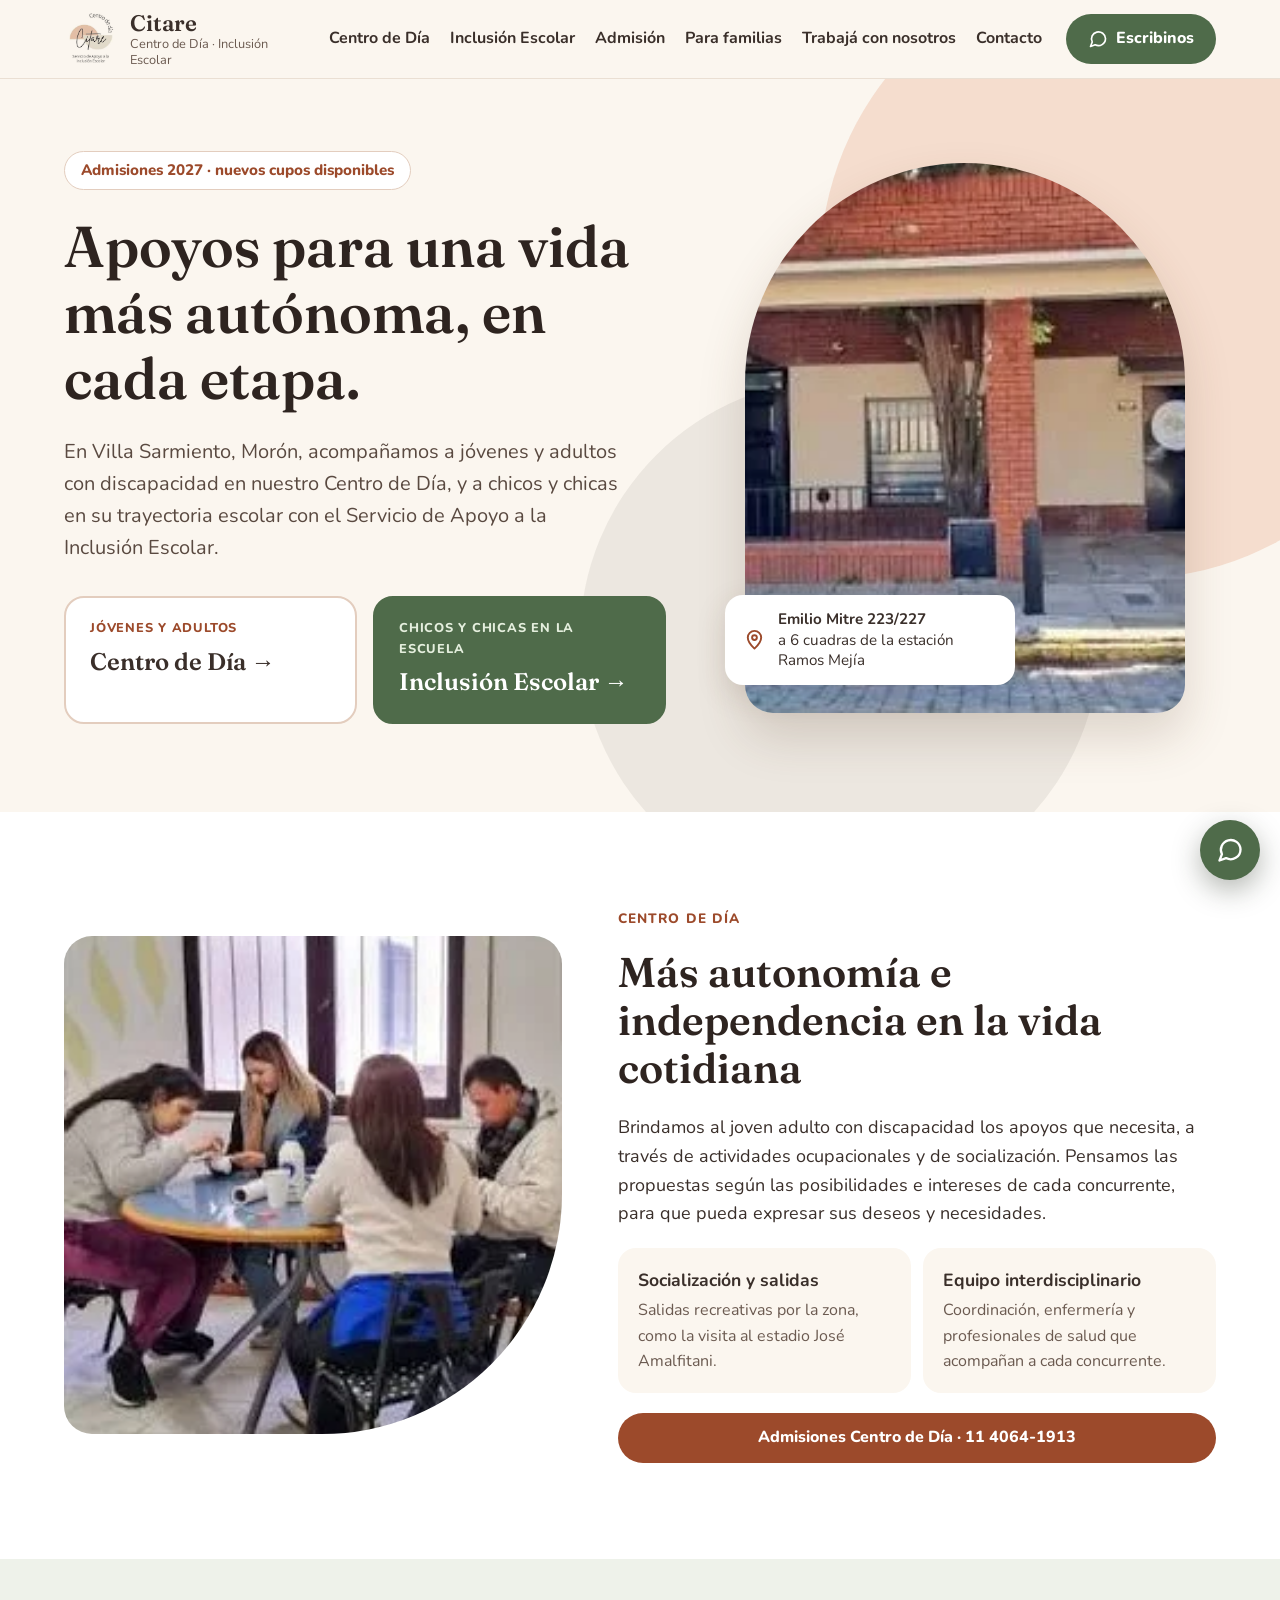
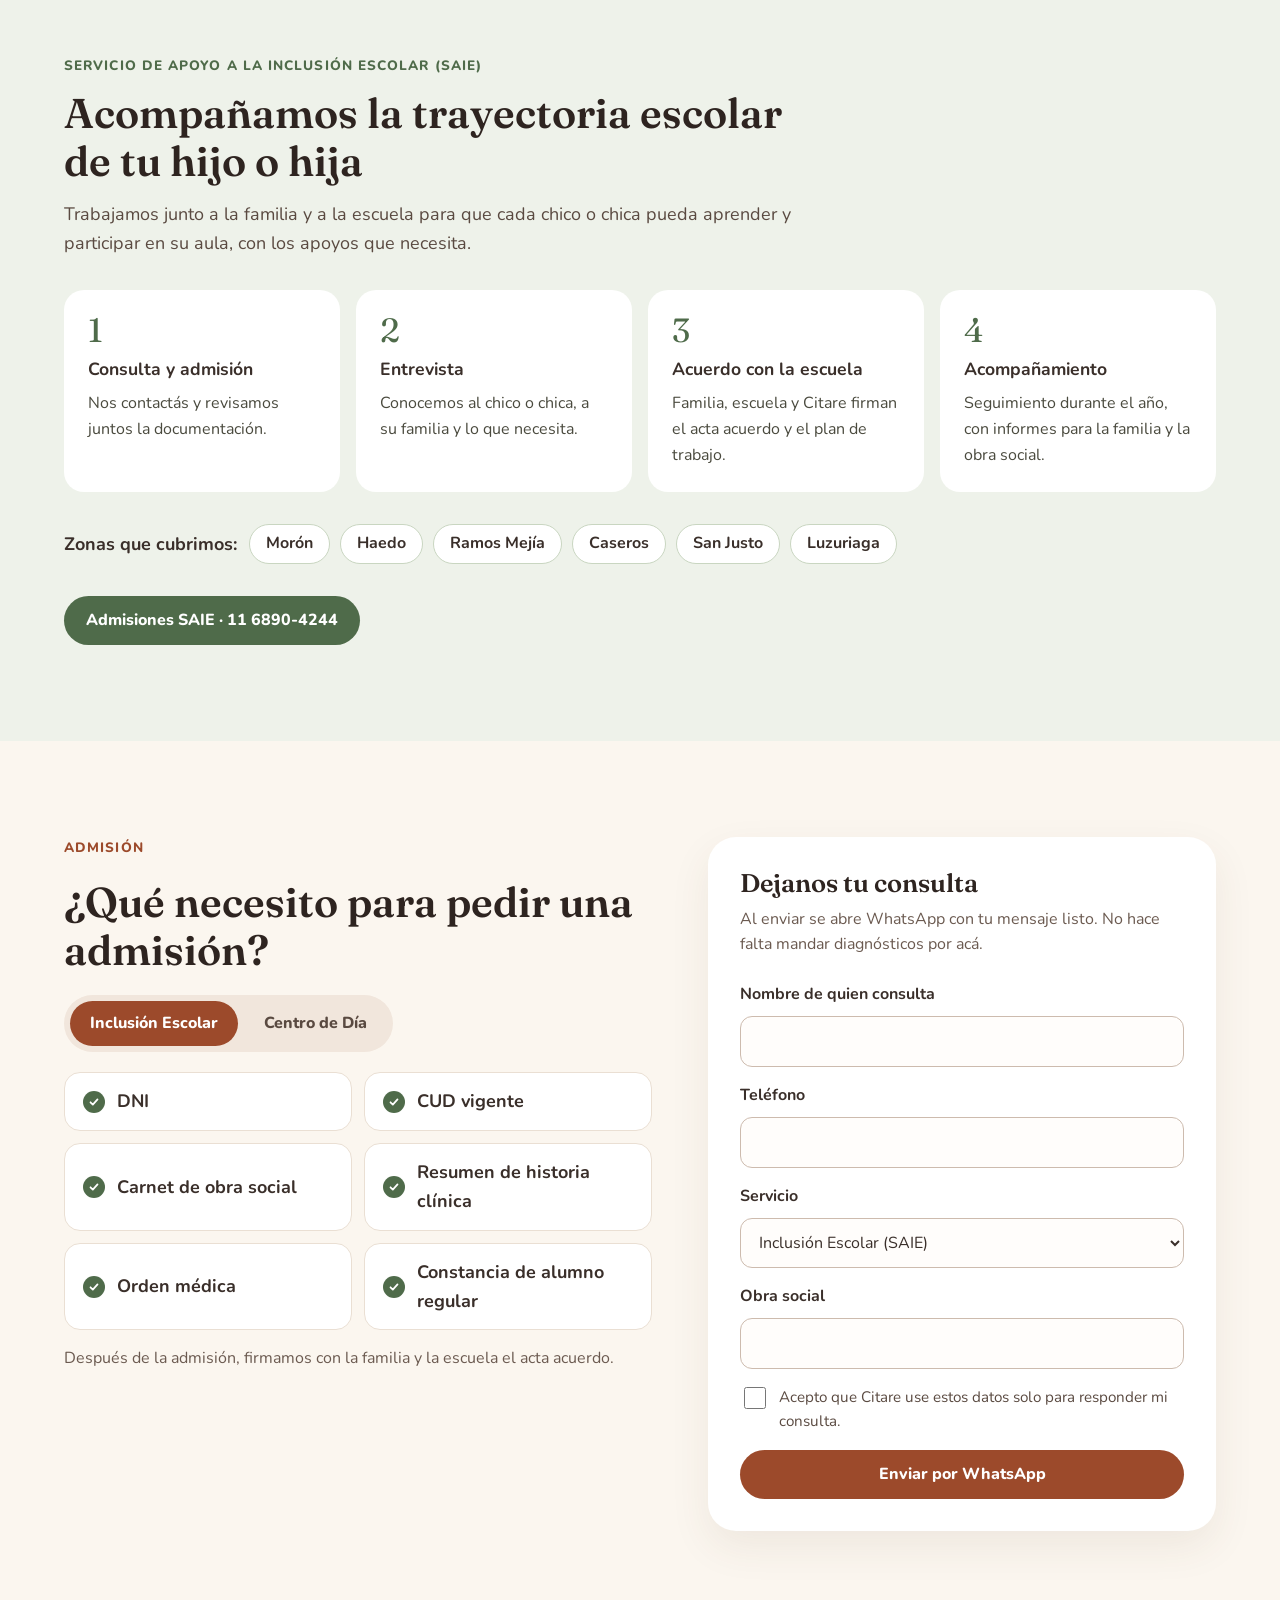
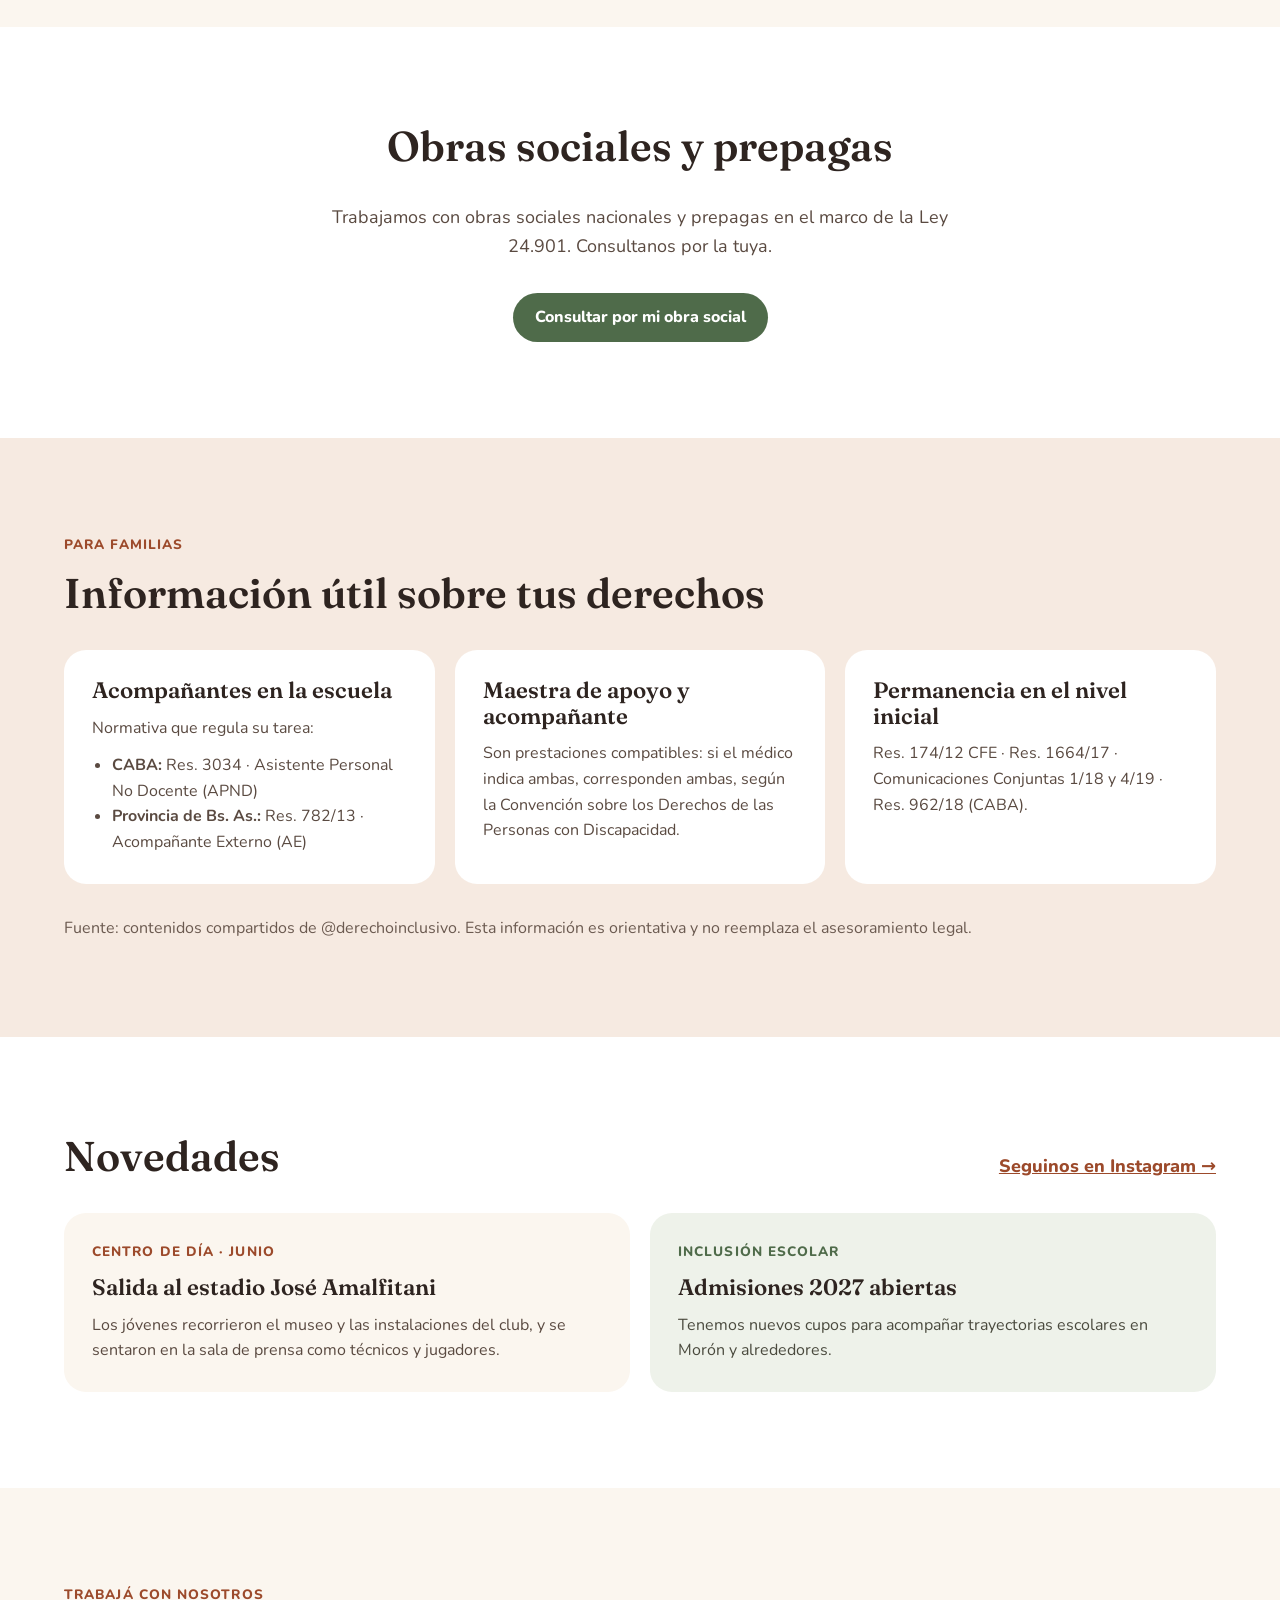
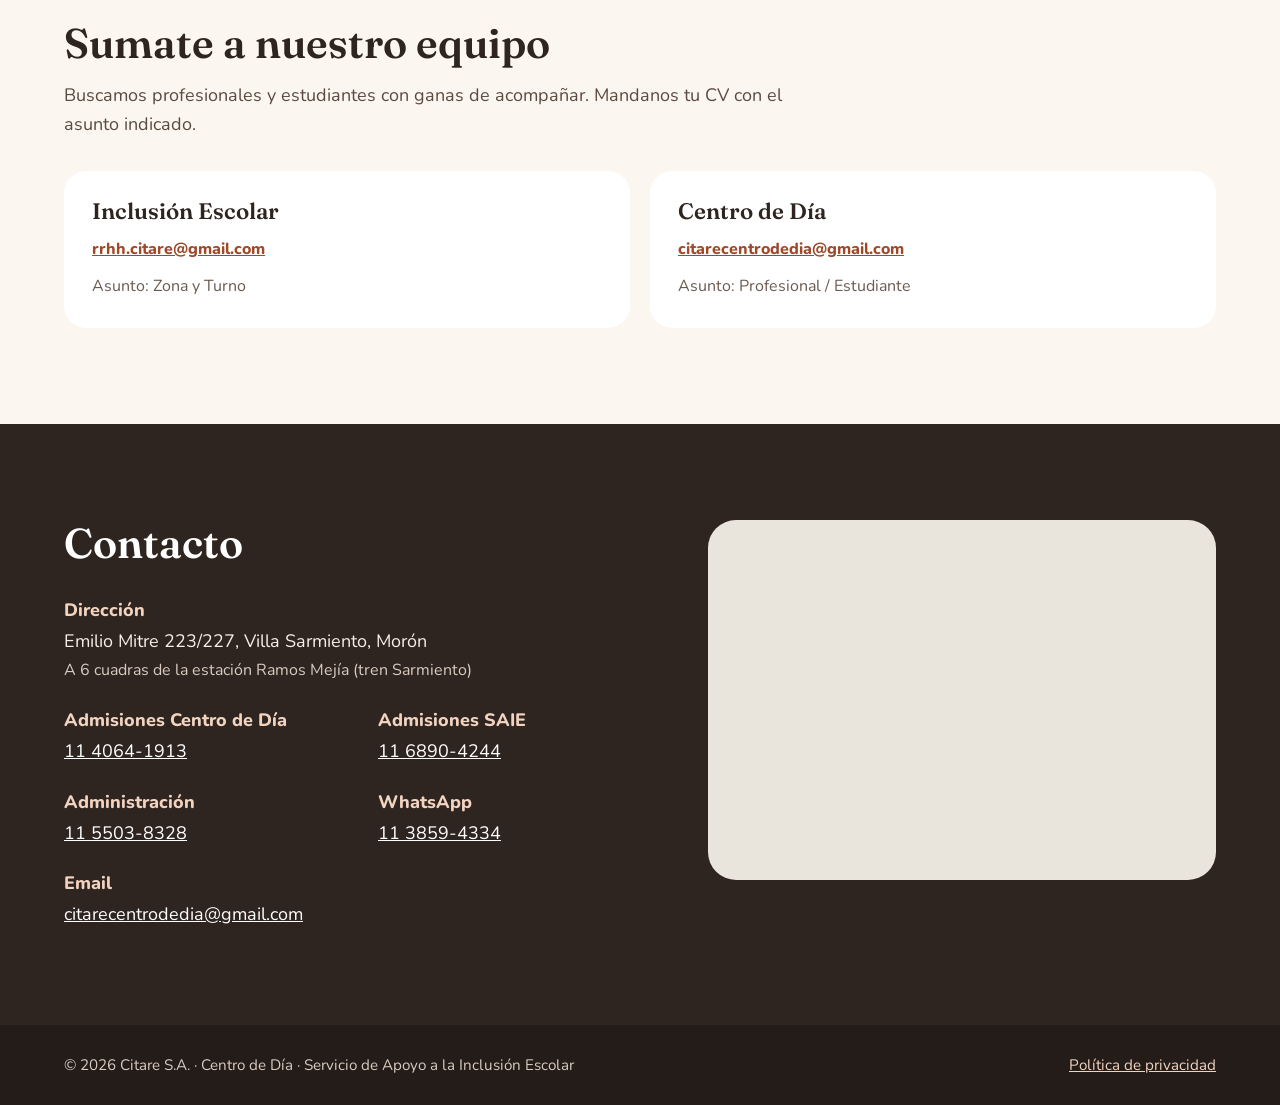
<file: index.html>
<!doctype html>
<html lang="es-AR">
<head>
  <meta charset="utf-8">
  <meta name="viewport" content="width=device-width, initial-scale=1">
  <title>Citare | Centro de Día e Inclusión Escolar en Villa Sarmiento, Morón</title>
  <meta name="description" content="Centro de Día para jóvenes y adultos con discapacidad y Servicio de Apoyo a la Inclusión Escolar (SAIE) en Villa Sarmiento, Morón. Admisiones 2027 abiertas.">
  <meta name="theme-color" content="#FBF6EF">
  <link rel="canonical" href="https://citare.com.ar/">

  <!-- Open Graph: cómo se ve el link al compartirlo por WhatsApp o redes -->
  <meta property="og:type" content="website">
  <meta property="og:locale" content="es_AR">
  <meta property="og:title" content="Citare | Centro de Día e Inclusión Escolar">
  <meta property="og:description" content="Apoyos para una vida más autónoma, en cada etapa. Villa Sarmiento, Morón.">
  <meta property="og:image" content="img/fachada.jpg">

  <link rel="icon" type="image/png" sizes="32x32" href="img/favicon-32.png">
  <link rel="apple-touch-icon" href="img/apple-touch-icon.png">

  <link rel="preconnect" href="https://fonts.googleapis.com">
  <link rel="preconnect" href="https://fonts.gstatic.com" crossorigin>
  <link href="https://fonts.googleapis.com/css2?family=Fraunces:opsz,wght@9..144,400;9..144,600&family=Nunito:wght@400;600;700;800&display=swap" rel="stylesheet">
  <link rel="stylesheet" href="css/styles.css">

  <!-- Datos estructurados para Google (SEO local) -->
  <script type="application/ld+json">
  {
    "@context": "https://schema.org",
    "@type": "MedicalOrganization",
    "name": "Citare – Centro de Día y Servicio de Apoyo a la Inclusión Escolar",
    "legalName": "CITARE S.A.",
    "url": "https://citare.com.ar/",
    "logo": "https://citare.com.ar/img/logo.png",
    "image": "https://citare.com.ar/img/fachada.jpg",
    "email": "citarecentrodedia@gmail.com",
    "telephone": "+54 11 5503-8328",
    "address": {
      "@type": "PostalAddress",
      "streetAddress": "Emilio Mitre 223",
      "addressLocality": "Villa Sarmiento",
      "addressRegion": "Buenos Aires",
      "postalCode": "1706",
      "addressCountry": "AR"
    },
    "areaServed": ["Morón", "Haedo", "Ramos Mejía", "Caseros", "San Justo", "Luzuriaga"],
    "sameAs": [
      "https://www.instagram.com/citarecentrodedia/",
      "https://www.facebook.com/citare.cdd/"
    ]
  }
  </script>
</head>
<body>
  <a class="skip-link" href="#contenido">Saltar al contenido</a>

  <!-- ============ Encabezado ============ -->
  <header class="site-header">
    <div class="container header-inner">
      <a href="#inicio" class="brand">
        <picture>
          <source srcset="img/logo.webp" type="image/webp">
          <img src="img/logo.png" alt="" width="56" height="61">
        </picture>
        <span class="brand-text">
          <span class="brand-name">Citare</span>
          <span class="brand-sub">Centro de Día · Inclusión Escolar</span>
        </span>
      </a>

      <button class="nav-toggle" type="button" aria-expanded="false" aria-controls="menu-principal">
        <svg aria-hidden="true" width="24" height="24" viewBox="0 0 24 24" fill="none" stroke="currentColor" stroke-width="2" stroke-linecap="round"><path d="M4 7h16M4 12h16M4 17h16"/></svg>
        <span class="visually-hidden">Abrir menú</span>
      </button>

      <nav id="menu-principal" class="main-nav" aria-label="Principal">
        <a href="#centro-de-dia">Centro de Día</a>
        <a href="#saie">Inclusión Escolar</a>
        <a href="#admision">Admisión</a>
        <a href="#familias">Para familias</a>
        <a href="#trabaja">Trabajá con nosotros</a>
        <a href="#contacto">Contacto</a>
      </nav>

      <a class="btn btn-sage btn-header" href="https://api.whatsapp.com/message/SIRK23LDVTLTC1" target="_blank" rel="noopener">
        <svg aria-hidden="true" width="20" height="20" viewBox="0 0 24 24" fill="none" stroke="currentColor" stroke-width="2" stroke-linecap="round" stroke-linejoin="round"><path d="M21 11.5a8.4 8.4 0 0 1-12.4 7.4L3 21l2.1-5.4A8.4 8.4 0 1 1 21 11.5z"/></svg>
        Escribinos
      </a>
    </div>
  </header>

  <main id="contenido">
    <!-- ============ Hero ============ -->
    <section id="inicio" class="hero">
      <div class="hero-bg" aria-hidden="true"><span class="circle circle-peach"></span><span class="circle circle-sand"></span></div>
      <div class="container hero-inner">
        <div class="hero-copy">
          <span class="pill">Admisiones 2027 · nuevos cupos disponibles</span>
          <h1>Apoyos para una vida más autónoma, en cada etapa.</h1>
          <p class="lead">En Villa Sarmiento, Morón, acompañamos a jóvenes y adultos con discapacidad en nuestro Centro de Día, y a chicos y chicas en su trayectoria escolar con el Servicio de Apoyo a la Inclusión Escolar.</p>
          <div class="service-cards">
            <a href="#centro-de-dia" class="service-card">
              <span class="eyebrow">Jóvenes y adultos</span>
              <span class="service-title">Centro de Día →</span>
            </a>
            <a href="#saie" class="service-card service-card--sage">
              <span class="eyebrow">Chicos y chicas en la escuela</span>
              <span class="service-title">Inclusión Escolar →</span>
            </a>
          </div>
        </div>
        <div class="hero-media">
          <picture>
            <source srcset="img/fachada.webp" type="image/webp">
            <img src="img/fachada.jpg" alt="Frente de ladrillo de Citare sobre la calle Emilio Mitre, Villa Sarmiento" width="202" height="230" class="hero-photo">
          </picture>
          <div class="location-badge">
            <svg aria-hidden="true" width="28" height="28" viewBox="0 0 24 24" fill="none" stroke="currentColor" stroke-width="2" stroke-linecap="round" stroke-linejoin="round"><path d="M12 21s-7-6.2-7-11.5A7 7 0 0 1 19 9.5C19 14.8 12 21 12 21z"/><circle cx="12" cy="9.5" r="2.5"/></svg>
            <span><strong>Emilio Mitre 223/227</strong><br>a 6 cuadras de la estación Ramos Mejía</span>
          </div>
        </div>
      </div>
    </section>

    <!-- ============ Centro de Día ============ -->
    <section id="centro-de-dia" class="section section--white">
      <div class="container split">
        <div class="split-media">
          <picture>
            <source srcset="img/actividad.webp" type="image/webp">
            <img src="img/actividad.jpg" alt="Concurrentes compartiendo una actividad alrededor de una mesa en el Centro de Día" width="220" height="240" loading="lazy" class="photo-leaf">
          </picture>
        </div>
        <div class="split-copy">
          <span class="eyebrow">Centro de Día</span>
          <h2>Más autonomía e independencia en la vida cotidiana</h2>
          <p>Brindamos al joven adulto con discapacidad los apoyos que necesita, a través de actividades ocupacionales y de socialización. Pensamos las propuestas según las posibilidades e intereses de cada concurrente, para que pueda expresar sus deseos y necesidades.</p>
          <div class="feature-grid">
            <div class="feature"><strong>Socialización y salidas</strong><span>Salidas recreativas por la zona, como la visita al estadio José Amalfitani.</span></div>
            <div class="feature"><strong>Equipo interdisciplinario</strong><span>Coordinación, enfermería y profesionales de salud que acompañan a cada concurrente.</span></div>
          </div>
          <a class="btn btn-terracotta" href="tel:+541140641913">Admisiones Centro de Día · 11 4064-1913</a>
        </div>
      </div>
    </section>

    <!-- ============ SAIE ============ -->
    <section id="saie" class="section section--sage">
      <div class="container stack">
        <header class="section-head">
          <span class="eyebrow eyebrow--sage">Servicio de Apoyo a la Inclusión Escolar (SAIE)</span>
          <h2>Acompañamos la trayectoria escolar de tu hijo o hija</h2>
          <p>Trabajamos junto a la familia y a la escuela para que cada chico o chica pueda aprender y participar en su aula, con los apoyos que necesita.</p>
        </header>
        <ol class="steps">
          <li class="step"><strong>Consulta y admisión</strong><span>Nos contactás y revisamos juntos la documentación.</span></li>
          <li class="step"><strong>Entrevista</strong><span>Conocemos al chico o chica, a su familia y lo que necesita.</span></li>
          <li class="step"><strong>Acuerdo con la escuela</strong><span>Familia, escuela y Citare firman el acta acuerdo y el plan de trabajo.</span></li>
          <li class="step"><strong>Acompañamiento</strong><span>Seguimiento durante el año, con informes para la familia y la obra social.</span></li>
        </ol>
        <div class="zones">
          <strong>Zonas que cubrimos:</strong>
          <ul class="chips">
            <li>Morón</li><li>Haedo</li><li>Ramos Mejía</li><li>Caseros</li><li>San Justo</li><li>Luzuriaga</li>
          </ul>
        </div>
        <div><a class="btn btn-sage" href="tel:+541168904244">Admisiones SAIE · 11 6890-4244</a></div>
      </div>
    </section>

    <!-- ============ Admisión ============ -->
    <section id="admision" class="section">
      <div class="container split split--top">
        <div class="split-copy">
          <span class="eyebrow">Admisión</span>
          <h2>¿Qué necesito para pedir una admisión?</h2>

          <div class="tabs" role="tablist" aria-label="Elegí el servicio">
            <button type="button" role="tab" id="tab-saie" aria-controls="panel-saie" aria-selected="true">Inclusión Escolar</button>
            <button type="button" role="tab" id="tab-cd" aria-controls="panel-cd" aria-selected="false" tabindex="-1">Centro de Día</button>
          </div>

          <div role="tabpanel" id="panel-saie" aria-labelledby="tab-saie" class="tab-panel">
            <ul class="checklist">
              <li>DNI</li>
              <li>CUD vigente</li>
              <li>Carnet de obra social</li>
              <li>Resumen de historia clínica</li>
              <li>Orden médica</li>
              <li>Constancia de alumno regular</li>
            </ul>
            <p class="meta">Después de la admisión, firmamos con la familia y la escuela el acta acuerdo.</p>
          </div>

          <div role="tabpanel" id="panel-cd" aria-labelledby="tab-cd" class="tab-panel" hidden>
            <ul class="checklist">
              <li>DNI</li>
              <li>CUD vigente</li>
              <li>Carnet de obra social</li>
              <li>Resumen de historia clínica</li>
              <li>Orden médica (Centro de Día)</li>
            </ul>
            <p class="meta">El equipo te orienta con la documentación que pide tu obra social.</p>
          </div>
        </div>

        <!-- El formulario arma un mensaje y abre WhatsApp: funciona sin servidor -->
        <form id="form-consulta" class="card form" novalidate>
          <h3>Dejanos tu consulta</h3>
          <p class="meta">Al enviar se abre WhatsApp con tu mensaje listo. No hace falta mandar diagnósticos por acá.</p>

          <label for="f-nombre">Nombre de quien consulta</label>
          <input id="f-nombre" name="nombre" type="text" autocomplete="name" required>

          <label for="f-tel">Teléfono</label>
          <input id="f-tel" name="telefono" type="tel" autocomplete="tel" inputmode="tel" required>

          <label for="f-servicio">Servicio</label>
          <select id="f-servicio" name="servicio">
            <option>Inclusión Escolar (SAIE)</option>
            <option>Centro de Día</option>
            <option>Todavía no sé</option>
          </select>

          <label for="f-os">Obra social</label>
          <input id="f-os" name="obraSocial" type="text">

          <label class="consent" for="f-consent">
            <input id="f-consent" name="consentimiento" type="checkbox" required>
            <span>Acepto que Citare use estos datos solo para responder mi consulta.</span>
          </label>

          <p class="form-error" role="alert" hidden></p>
          <button type="submit" class="btn btn-terracotta btn-block">Enviar por WhatsApp</button>
        </form>
      </div>
    </section>

    <!-- ============ Obras sociales ============ -->
    <section class="section section--white" aria-labelledby="os-titulo">
      <div class="container center stack">
        <h2 id="os-titulo">Obras sociales y prepagas</h2>
        <p class="narrow">Trabajamos con obras sociales nacionales y prepagas en el marco de la Ley 24.901. Consultanos por la tuya.</p>
        <a class="btn btn-sage" href="https://api.whatsapp.com/message/SIRK23LDVTLTC1" target="_blank" rel="noopener">Consultar por mi obra social</a>
      </div>
    </section>

    <!-- ============ Para familias ============ -->
    <section id="familias" class="section section--peach">
      <div class="container stack">
        <header class="section-head">
          <span class="eyebrow">Para familias</span>
          <h2>Información útil sobre tus derechos</h2>
        </header>
        <div class="card-grid">
          <article class="card">
            <h3>Acompañantes en la escuela</h3>
            <p>Normativa que regula su tarea:</p>
            <ul>
              <li><strong>CABA:</strong> Res. 3034 · Asistente Personal No Docente (APND)</li>
              <li><strong>Provincia de Bs. As.:</strong> Res. 782/13 · Acompañante Externo (AE)</li>
            </ul>
          </article>
          <article class="card">
            <h3>Maestra de apoyo y acompañante</h3>
            <p>Son prestaciones compatibles: si el médico indica ambas, corresponden ambas, según la Convención sobre los Derechos de las Personas con Discapacidad.</p>
          </article>
          <article class="card">
            <h3>Permanencia en el nivel inicial</h3>
            <p>Res. 174/12 CFE · Res. 1664/17 · Comunicaciones Conjuntas 1/18 y 4/19 · Res. 962/18 (CABA).</p>
          </article>
        </div>
        <p class="meta">Fuente: contenidos compartidos de @derechoinclusivo. Esta información es orientativa y no reemplaza el asesoramiento legal.</p>
      </div>
    </section>

    <!-- ============ Novedades ============ -->
    <section class="section section--white" aria-labelledby="nov-titulo">
      <div class="container stack">
        <div class="row-between">
          <h2 id="nov-titulo">Novedades</h2>
          <a href="https://www.instagram.com/citarecentrodedia/" target="_blank" rel="noopener" class="link-strong">Seguinos en Instagram →</a>
        </div>
        <div class="card-grid card-grid--2">
          <article class="card card--cream">
            <span class="eyebrow">Centro de Día · junio</span>
            <h3>Salida al estadio José Amalfitani</h3>
            <p>Los jóvenes recorrieron el museo y las instalaciones del club, y se sentaron en la sala de prensa como técnicos y jugadores.</p>
          </article>
          <article class="card card--sage">
            <span class="eyebrow eyebrow--sage">Inclusión Escolar</span>
            <h3>Admisiones 2027 abiertas</h3>
            <p>Tenemos nuevos cupos para acompañar trayectorias escolares en Morón y alrededores.</p>
          </article>
        </div>
      </div>
    </section>

    <!-- ============ Trabajá con nosotros ============ -->
    <section id="trabaja" class="section">
      <div class="container stack">
        <header class="section-head">
          <span class="eyebrow">Trabajá con nosotros</span>
          <h2>Sumate a nuestro equipo</h2>
          <p>Buscamos profesionales y estudiantes con ganas de acompañar. Mandanos tu CV con el asunto indicado.</p>
        </header>
        <div class="card-grid">
          <div class="card">
            <h3>Inclusión Escolar</h3>
            <a class="link-strong break" href="mailto:rrhh.citare@gmail.com?subject=Zona%20y%20Turno">rrhh.citare@gmail.com</a>
            <p class="meta">Asunto: Zona y Turno</p>
          </div>
          <div class="card">
            <h3>Centro de Día</h3>
            <a class="link-strong break" href="mailto:citarecentrodedia@gmail.com?subject=Profesional%2FEstudiante">citarecentrodedia@gmail.com</a>
            <p class="meta">Asunto: Profesional / Estudiante</p>
          </div>
        </div>
      </div>
    </section>

    <!-- ============ Contacto ============ -->
    <section id="contacto" class="section section--dark">
      <div class="container split split--top">
        <div class="split-copy">
          <h2>Contacto</h2>
          <dl class="contact-list">
            <div class="contact-item contact-item--wide">
              <dt>Dirección</dt>
              <dd>Emilio Mitre 223/227, Villa Sarmiento, Morón<br><span class="muted">A 6 cuadras de la estación Ramos Mejía (tren Sarmiento)</span></dd>
            </div>
            <div class="contact-item"><dt>Admisiones Centro de Día</dt><dd><a href="tel:+541140641913">11 4064-1913</a></dd></div>
            <div class="contact-item"><dt>Admisiones SAIE</dt><dd><a href="tel:+541168904244">11 6890-4244</a></dd></div>
            <div class="contact-item"><dt>Administración</dt><dd><a href="tel:+541155038328">11 5503-8328</a></dd></div>
            <div class="contact-item"><dt>WhatsApp</dt><dd><a href="https://api.whatsapp.com/message/SIRK23LDVTLTC1" target="_blank" rel="noopener">11 3859-4334</a></dd></div>
            <div class="contact-item contact-item--wide"><dt>Email</dt><dd><a class="break" href="mailto:citarecentrodedia@gmail.com">citarecentrodedia@gmail.com</a></dd></div>
          </dl>
        </div>
        <div class="map">
          <iframe
            title="Mapa de ubicación de Citare en Emilio Mitre 223, Villa Sarmiento"
            src="https://www.google.com/maps?q=Emilio+Mitre+223,+Villa+Sarmiento,+Buenos+Aires&output=embed"
            loading="lazy"
            referrerpolicy="no-referrer-when-downgrade"></iframe>
        </div>
      </div>
    </section>
  </main>

  <footer class="site-footer">
    <div class="container footer-inner">
      <span>© <span id="year">2026</span> Citare S.A. · Centro de Día · Servicio de Apoyo a la Inclusión Escolar</span>
      <a href="privacidad.html">Política de privacidad</a>
    </div>
  </footer>

  <a class="wa-float" href="https://api.whatsapp.com/message/SIRK23LDVTLTC1" target="_blank" rel="noopener" aria-label="Escribinos por WhatsApp">
    <svg aria-hidden="true" width="28" height="28" viewBox="0 0 24 24" fill="none" stroke="currentColor" stroke-width="2" stroke-linecap="round" stroke-linejoin="round"><path d="M21 11.5a8.4 8.4 0 0 1-12.4 7.4L3 21l2.1-5.4A8.4 8.4 0 1 1 21 11.5z"/></svg>
  </a>

  <script src="js/main.js" defer></script>
</body>
</html>
</file>
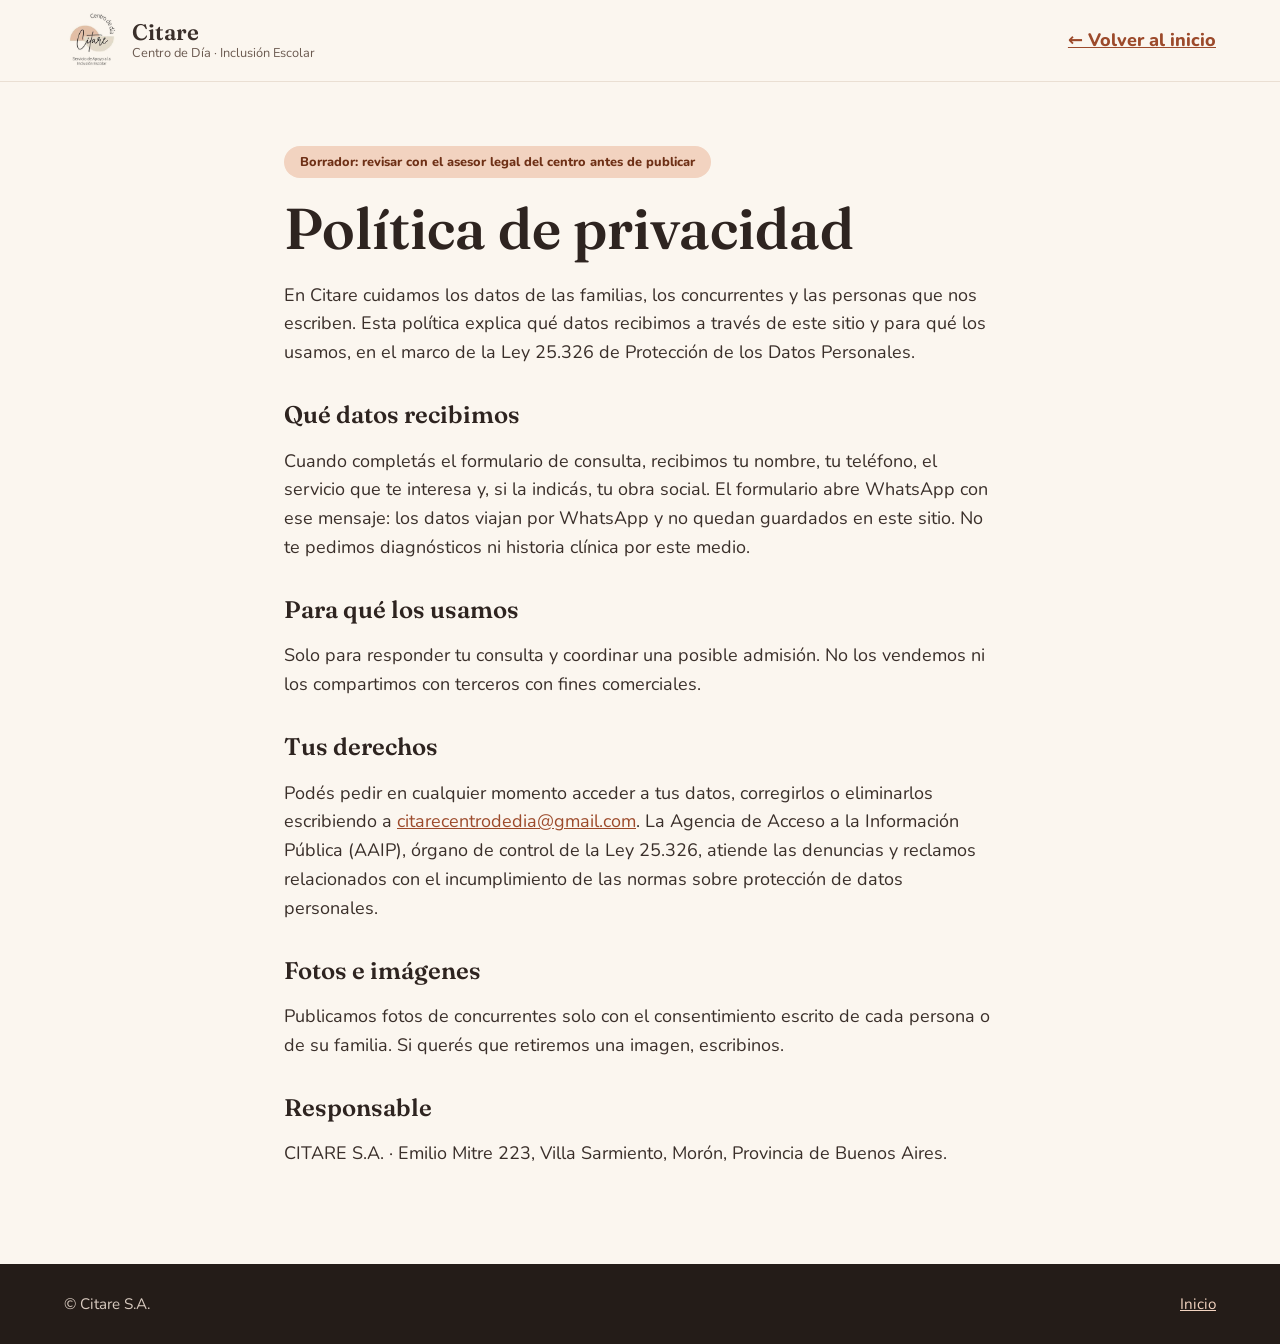
<file: privacidad.html>
<!doctype html>
<html lang="es-AR">
<head>
  <meta charset="utf-8">
  <meta name="viewport" content="width=device-width, initial-scale=1">
  <title>Política de privacidad | Citare</title>
  <meta name="description" content="Cómo Citare trata los datos personales que recibe a través de este sitio.">
  <meta name="robots" content="noindex">
  <link rel="icon" type="image/png" sizes="32x32" href="img/favicon-32.png">
  <link rel="preconnect" href="https://fonts.googleapis.com">
  <link rel="preconnect" href="https://fonts.gstatic.com" crossorigin>
  <link href="https://fonts.googleapis.com/css2?family=Fraunces:opsz,wght@9..144,600&family=Nunito:wght@400;700;800&display=swap" rel="stylesheet">
  <link rel="stylesheet" href="css/styles.css">
</head>
<body>
  <header class="site-header">
    <div class="container header-inner">
      <a href="index.html" class="brand">
        <img src="img/logo.png" alt="" width="56" height="61">
        <span class="brand-text"><span class="brand-name">Citare</span><span class="brand-sub">Centro de Día · Inclusión Escolar</span></span>
      </a>
      <a href="index.html" class="link-strong">← Volver al inicio</a>
    </div>
  </header>

  <main class="container legal">
    <p class="pill pill--peach">Borrador: revisar con el asesor legal del centro antes de publicar</p>
    <h1>Política de privacidad</h1>
    <p>En Citare cuidamos los datos de las familias, los concurrentes y las personas que nos escriben. Esta política explica qué datos recibimos a través de este sitio y para qué los usamos, en el marco de la Ley 25.326 de Protección de los Datos Personales.</p>

    <h2>Qué datos recibimos</h2>
    <p>Cuando completás el formulario de consulta, recibimos tu nombre, tu teléfono, el servicio que te interesa y, si la indicás, tu obra social. El formulario abre WhatsApp con ese mensaje: los datos viajan por WhatsApp y no quedan guardados en este sitio. No te pedimos diagnósticos ni historia clínica por este medio.</p>

    <h2>Para qué los usamos</h2>
    <p>Solo para responder tu consulta y coordinar una posible admisión. No los vendemos ni los compartimos con terceros con fines comerciales.</p>

    <h2>Tus derechos</h2>
    <p>Podés pedir en cualquier momento acceder a tus datos, corregirlos o eliminarlos escribiendo a <a href="mailto:citarecentrodedia@gmail.com">citarecentrodedia@gmail.com</a>. La Agencia de Acceso a la Información Pública (AAIP), órgano de control de la Ley 25.326, atiende las denuncias y reclamos relacionados con el incumplimiento de las normas sobre protección de datos personales.</p>

    <h2>Fotos e imágenes</h2>
    <p>Publicamos fotos de concurrentes solo con el consentimiento escrito de cada persona o de su familia. Si querés que retiremos una imagen, escribinos.</p>

    <h2>Responsable</h2>
    <p>CITARE S.A. · Emilio Mitre 223, Villa Sarmiento, Morón, Provincia de Buenos Aires.</p>
  </main>

  <footer class="site-footer">
    <div class="container footer-inner"><span>© Citare S.A.</span><a href="index.html">Inicio</a></div>
  </footer>
</body>
</html>
</file>
<file: css/styles.css>
/* =========================================================
   Citare – estilos del sitio
   Paleta tomada del logo y del flyer "Admisiones 2027".
   Todos los pares texto/fondo verificados con contraste AA.
   ========================================================= */

:root {
  /* Fondos */
  --cream: #FBF6EF;
  --white: #FFFFFF;
  --peach-bg: #F6EAE1;
  --sage-bg: #EEF2EA;
  --sand: #E9E4DC;
  --peach: #F2D3C0;

  /* Texto */
  --ink: #2E2420;
  --text: #3A2F2A;
  --text-soft: #5A4A41;
  --text-muted: #6B5A50;

  /* Acentos */
  --terracotta: #9C4A2B;
  --terracotta-dark: #6E3016;
  --sage: #4F6B4A;
  --sage-dark: #3B5237;

  /* Bordes */
  --line: #EADFD3;
  --line-strong: #CDBBAE;

  --radius: 22px;
  --radius-lg: 28px;
  --shadow: 0 16px 40px rgba(90, 60, 40, 0.08);
  --font-body: "Nunito", system-ui, sans-serif;
  --font-display: "Fraunces", Georgia, serif;
}

*, *::before, *::after { box-sizing: border-box; }

html { scroll-behavior: smooth; scroll-padding-top: 96px; }
@media (prefers-reduced-motion: reduce) { html { scroll-behavior: auto; } }

body {
  margin: 0;
  background: var(--cream);
  color: var(--text);
  font-family: var(--font-body);
  font-size: 1.125rem;
  line-height: 1.6;
}

img { max-width: 100%; height: auto; display: block; }

h1, h2, h3 {
  font-family: var(--font-display);
  font-weight: 600;
  color: var(--ink);
  line-height: 1.15;
  margin: 0;
}
h1 { font-size: clamp(2.25rem, 5vw, 3.6rem); }
h2 { font-size: clamp(1.9rem, 3.6vw, 2.6rem); }
h3 { font-size: 1.4rem; }
p { margin: 0; }

a { color: var(--terracotta); }
a:hover { color: var(--terracotta-dark); }
a:focus-visible, button:focus-visible, input:focus-visible,
select:focus-visible, textarea:focus-visible {
  outline: 3px solid var(--sage);
  outline-offset: 3px;
}

.visually-hidden {
  position: absolute; width: 1px; height: 1px; padding: 0; margin: -1px;
  overflow: hidden; clip: rect(0 0 0 0); white-space: nowrap; border: 0;
}
.skip-link {
  position: absolute; left: 16px; top: -60px; z-index: 100;
  background: var(--ink); color: var(--white); padding: 12px 18px; border-radius: 12px;
}
.skip-link:focus { top: 12px; color: var(--white); }

/* Marca visual para los datos que faltan confirmar con el centro */
.todo { color: var(--text-muted); font-style: italic; }

/* ---------- Layout ---------- */
.container { max-width: 1200px; margin: 0 auto; padding-inline: 24px; }
.section { padding-block: 96px; }
.section--white { background: var(--white); }
.section--sage { background: var(--sage-bg); }
.section--peach { background: var(--peach-bg); }
.section--dark { background: var(--ink); color: #F6EEE7; }
.section--dark h2 { color: var(--white); }

.stack { display: flex; flex-direction: column; gap: 32px; }
.center { align-items: center; text-align: center; }
.narrow { max-width: 640px; color: var(--text-soft); }
.row-between { display: flex; flex-wrap: wrap; justify-content: space-between; align-items: flex-end; gap: 16px; }

.split { display: flex; flex-wrap: wrap; align-items: center; gap: 56px; }
.split--top { align-items: flex-start; }
.split-media { flex: 1 1 380px; min-width: 0; }
.split-copy { flex: 1 1 480px; min-width: 0; display: flex; flex-direction: column; gap: 20px; }

.section-head { display: flex; flex-direction: column; gap: 14px; max-width: 760px; }
.section-head p { color: var(--text-soft); }

.eyebrow {
  font-size: 0.85rem; font-weight: 800; color: var(--terracotta);
  text-transform: uppercase; letter-spacing: 0.08em;
}
.eyebrow--sage { color: var(--sage); }
.meta { font-size: 1rem; color: var(--text-muted); }
.muted { color: #D9CBC0; font-size: 1rem; }
.break { word-break: break-all; }
.link-strong { font-weight: 800; }

/* ---------- Botones ---------- */
.btn {
  display: inline-flex; align-items: center; justify-content: center; gap: 8px;
  min-height: 48px; padding: 12px 22px; border-radius: 999px; border: 0;
  font: inherit; font-weight: 800; font-size: 1rem; text-decoration: none;
  cursor: pointer; transition: transform .15s ease, background-color .15s ease;
}
.btn:hover { transform: translateY(-1px); }
.btn-terracotta { background: var(--terracotta); color: var(--white); }
.btn-terracotta:hover { background: var(--terracotta-dark); color: var(--white); }
.btn-sage { background: var(--sage); color: var(--white); }
.btn-sage:hover { background: var(--sage-dark); color: var(--white); }
.btn-block { width: 100%; }

.pill {
  align-self: flex-start; display: inline-block;
  background: var(--white); border: 1px solid #E3CDBE; color: var(--terracotta);
  font-weight: 800; font-size: 0.95rem; padding: 6px 16px; border-radius: 999px;
}
.pill--peach { background: var(--peach); border: 0; color: var(--terracotta-dark); font-size: 0.8rem; }

/* ---------- Encabezado ---------- */
.site-header {
  position: sticky; top: 0; z-index: 50;
  background: rgba(251, 246, 239, 0.96);
  backdrop-filter: blur(6px);
  border-bottom: 1px solid var(--line);
}
.header-inner { display: flex; align-items: center; gap: 24px; padding-block: 10px; }
.brand { display: flex; align-items: center; gap: 12px; text-decoration: none; color: var(--text); margin-right: auto; }
.brand img { width: 56px; mix-blend-mode: multiply; }
.brand-text { display: flex; flex-direction: column; line-height: 1.2; }
.brand-name { font-family: var(--font-display); font-size: 1.4rem; font-weight: 600; }
.brand-sub { font-size: 0.8rem; color: var(--text-muted); }

.main-nav { display: flex; gap: 20px; font-weight: 700; font-size: 1rem; white-space: nowrap; }
.main-nav a { color: var(--text); text-decoration: none; padding: 10px 0; }
.main-nav a:hover { color: var(--terracotta); }

.nav-toggle {
  display: none; background: none; border: 1.5px solid var(--line-strong);
  border-radius: 12px; width: 48px; height: 48px; color: var(--text); cursor: pointer;
  align-items: center; justify-content: center;
}

@media (max-width: 1180px) {
  .nav-toggle { display: inline-flex; order: 3; }
  .btn-header { order: 2; }
  .main-nav {
    order: 4; flex-basis: 100%; flex-direction: column; gap: 0;
    display: none; padding-bottom: 8px;
  }
  .main-nav.is-open { display: flex; }
  .main-nav a { padding: 14px 4px; border-top: 1px solid var(--line); }
  .header-inner { flex-wrap: wrap; gap: 12px; }
}
@media (max-width: 480px) {
  .btn-header { display: none; }
  .brand-sub { display: none; }
}

/* ---------- Hero ---------- */
.hero { position: relative; overflow: hidden; }
.hero-bg .circle { position: absolute; border-radius: 50%; }
.circle-peach { right: -160px; top: -120px; width: 620px; height: 620px; background: var(--peach); opacity: .7; }
.circle-sand { right: 180px; top: 300px; width: 520px; height: 520px; background: var(--sand); opacity: .8; }
.hero-inner { position: relative; display: flex; flex-wrap: wrap; align-items: center; gap: 48px; padding-block: 72px 88px; }
.hero-copy { flex: 1 1 480px; min-width: 0; display: flex; flex-direction: column; gap: 24px; }
.lead { font-size: 1.25rem; color: var(--text-soft); max-width: 560px; }

.service-cards { display: flex; flex-wrap: wrap; gap: 16px; margin-top: 8px; }
.service-card {
  flex: 1 1 240px; display: flex; flex-direction: column; gap: 4px;
  background: var(--white); border: 2px solid #E3CDBE; border-radius: 20px;
  padding: 20px 24px; text-decoration: none; color: var(--text);
  transition: transform .15s ease, box-shadow .15s ease;
}
.service-card:hover { transform: translateY(-2px); box-shadow: var(--shadow); color: var(--text); }
.service-card .eyebrow { font-size: 0.8rem; letter-spacing: .06em; }
.service-title { font-family: var(--font-display); font-size: 1.5rem; font-weight: 600; }
.service-card--sage { background: var(--sage); border-color: var(--sage); color: var(--white); }
.service-card--sage:hover { color: var(--white); }
.service-card--sage .eyebrow { color: #E4EEDD; }

.hero-media { flex: 1 1 380px; min-width: 0; display: flex; justify-content: center; position: relative; }
.hero-media picture { width: 100%; max-width: 440px; }
.hero-photo {
  width: 100%; aspect-ratio: 4 / 5; object-fit: cover;
  border-radius: 220px 220px 28px 28px; box-shadow: 0 24px 48px rgba(90, 60, 40, .18);
}
.location-badge {
  position: absolute; left: max(0px, calc(50% - 240px)); bottom: 28px;
  background: var(--white); border-radius: 18px; padding: 14px 18px;
  box-shadow: 0 10px 30px rgba(90, 60, 40, .15);
  display: flex; align-items: center; gap: 12px; max-width: 290px;
  font-size: 0.95rem; line-height: 1.35; color: var(--terracotta);
}
.location-badge span { color: var(--text); }

/* ---------- Centro de Día ---------- */
.photo-leaf { width: 100%; aspect-ratio: 1 / 1; object-fit: cover; border-radius: 28px 28px 240px 28px; }
.feature-grid { display: flex; flex-wrap: wrap; gap: 12px; }
.feature {
  flex: 1 1 200px; background: var(--cream); border-radius: 18px; padding: 18px 20px;
  display: flex; flex-direction: column; gap: 4px; font-size: 1rem; color: var(--text-muted);
}
.feature strong { color: var(--text); font-size: 1.1rem; }

/* ---------- SAIE ---------- */
.steps {
  list-style: none; margin: 0; padding: 0; counter-reset: paso;
  display: grid; grid-template-columns: repeat(auto-fit, minmax(220px, 1fr)); gap: 16px;
}
.step {
  counter-increment: paso; background: var(--white); border-radius: 20px; padding: 24px;
  display: flex; flex-direction: column; gap: 8px; font-size: 1rem; color: #4A4A3E;
}
.step::before {
  content: counter(paso); font-family: var(--font-display);
  font-size: 2.1rem; color: var(--sage); line-height: 1;
}
.step strong { color: var(--text); font-size: 1.1rem; }

.zones { display: flex; flex-wrap: wrap; align-items: center; gap: 12px; }
.chips { list-style: none; margin: 0; padding: 0; display: flex; flex-wrap: wrap; gap: 10px; }
.chips li {
  background: var(--white); border: 1px solid #C9D6C1; border-radius: 999px;
  padding: 6px 16px; font-size: 1rem; font-weight: 700;
}

/* ---------- Admisión ---------- */
.tabs { display: inline-flex; flex-wrap: wrap; gap: 6px; background: #F1E6DC; padding: 6px; border-radius: 999px; align-self: flex-start; }
.tabs [role="tab"] {
  font: inherit; font-weight: 800; font-size: 1rem; border: 0; border-radius: 999px;
  padding: 10px 20px; min-height: 44px; cursor: pointer; background: transparent; color: var(--text-soft);
}
.tabs [role="tab"][aria-selected="true"] { background: var(--terracotta); color: var(--white); }
.tab-panel { display: flex; flex-direction: column; gap: 16px; }
.tab-panel[hidden] { display: none; }

.checklist { list-style: none; margin: 0; padding: 0; display: grid; grid-template-columns: repeat(auto-fit, minmax(220px, 1fr)); gap: 12px; }
.checklist li {
  display: flex; align-items: center; gap: 12px; font-weight: 700;
  background: var(--white); border: 1px solid var(--line); border-radius: 16px; padding: 14px 18px;
}
.checklist li::before {
  content: ""; flex: none; width: 22px; height: 22px; border-radius: 50%;
  background: var(--sage) url("data:image/svg+xml,%3Csvg xmlns='http://www.w3.org/2000/svg' viewBox='0 0 24 24' fill='none' stroke='white' stroke-width='3' stroke-linecap='round' stroke-linejoin='round'%3E%3Cpath d='M6 12.5l4 4 8-9'/%3E%3C/svg%3E") center / 14px no-repeat;
}
.checklist li.todo::before { background-color: var(--line-strong); }

.card {
  background: var(--white); border-radius: var(--radius); padding: 28px;
  display: flex; flex-direction: column; gap: 12px; font-size: 1rem; color: var(--text-soft);
}
.card ul { margin: 0; padding-left: 20px; }
.card--cream { background: var(--cream); }
.card--sage { background: var(--sage-bg); color: #4A4A3E; }
.card--outlined { border: 2px solid #E3CDBE; }
.card-grid { display: grid; grid-template-columns: repeat(auto-fit, minmax(300px, 1fr)); gap: 20px; }
.card-grid--2 { grid-template-columns: repeat(auto-fit, minmax(340px, 1fr)); }

.form { flex: 1 1 400px; min-width: 0; padding: 32px; border-radius: var(--radius-lg); box-shadow: var(--shadow); gap: 8px; }
.form h3 { font-size: 1.6rem; }
.form > p { margin-bottom: 8px; }
.form label { font-weight: 700; color: var(--text); margin-top: 8px; }
.form input[type="text"], .form input[type="tel"], .form select {
  font: inherit; padding: 12px 14px; border: 1.5px solid var(--line-strong); border-radius: 12px;
  background: #FFFDFB; min-height: 48px; width: 100%; color: var(--text);
}
.form input[aria-invalid="true"] { border-color: #B3261E; }
.consent { display: flex; align-items: flex-start; gap: 10px; font-weight: 400 !important; font-size: 0.95rem; color: var(--text-soft) !important; margin: 12px 0 8px; }
.consent input { width: 22px; height: 22px; margin-top: 2px; accent-color: var(--sage); flex: none; }
.form-error { color: #B3261E; font-weight: 700; font-size: 0.95rem; }

/* ---------- Obras sociales ---------- */
.os-list { list-style: none; margin: 0; padding: 0; display: flex; flex-wrap: wrap; justify-content: center; gap: 12px; }
.os-list li { border: 1.5px dashed var(--line-strong); border-radius: 14px; padding: 12px 22px; font-weight: 700; }

/* ---------- Contacto ---------- */
.contact-list { display: grid; grid-template-columns: repeat(auto-fit, minmax(200px, 1fr)); gap: 22px 40px; margin: 8px 0 0; }
.contact-item--wide { grid-column: 1 / -1; }
.contact-list dt { font-weight: 800; color: var(--peach); }
.contact-list dd { margin: 2px 0 0; }
.section--dark a { color: var(--white); }
.section--dark a:hover { color: var(--peach); }
.section--dark .todo { color: #CDBFB4; }
.map { flex: 1 1 400px; min-width: 0; min-height: 360px; border-radius: var(--radius-lg); overflow: hidden; background: var(--sand); }
.map iframe { width: 100%; height: 100%; min-height: 360px; border: 0; display: block; }

/* ---------- Pie ---------- */
.site-footer { background: #241C18; color: #D9CBC0; font-size: 0.95rem; }
.footer-inner { display: flex; flex-wrap: wrap; justify-content: space-between; gap: 12px; padding-block: 28px; }
.site-footer a { color: var(--peach); }
.site-footer .todo { color: #CDBFB4; }

/* ---------- WhatsApp flotante ---------- */
.wa-float {
  position: fixed; right: 20px; bottom: 20px; z-index: 60;
  width: 60px; height: 60px; border-radius: 50%;
  background: var(--sage); color: var(--white);
  display: flex; align-items: center; justify-content: center;
  box-shadow: 0 10px 28px rgba(40, 50, 35, .35);
}
.wa-float:hover { background: var(--sage-dark); color: var(--white); }

/* ---------- Celular ---------- */
@media (max-width: 640px) {
  .section { padding-block: 64px; }
  .hero-inner { padding-block: 40px 56px; }
  .circle-peach { width: 380px; height: 380px; right: -180px; top: -100px; }
  .circle-sand { display: none; }
  .split { gap: 32px; }
  .form { padding: 24px; }
  .card-grid, .card-grid--2 { grid-template-columns: 1fr; }
  .location-badge { left: 8px; bottom: 16px; }
}

/* ---------- Página de privacidad ---------- */
.legal { max-width: 760px; padding-block: 64px 96px; display: flex; flex-direction: column; gap: 18px; }
.legal h2 { font-size: 1.5rem; margin-top: 16px; }
</file>
